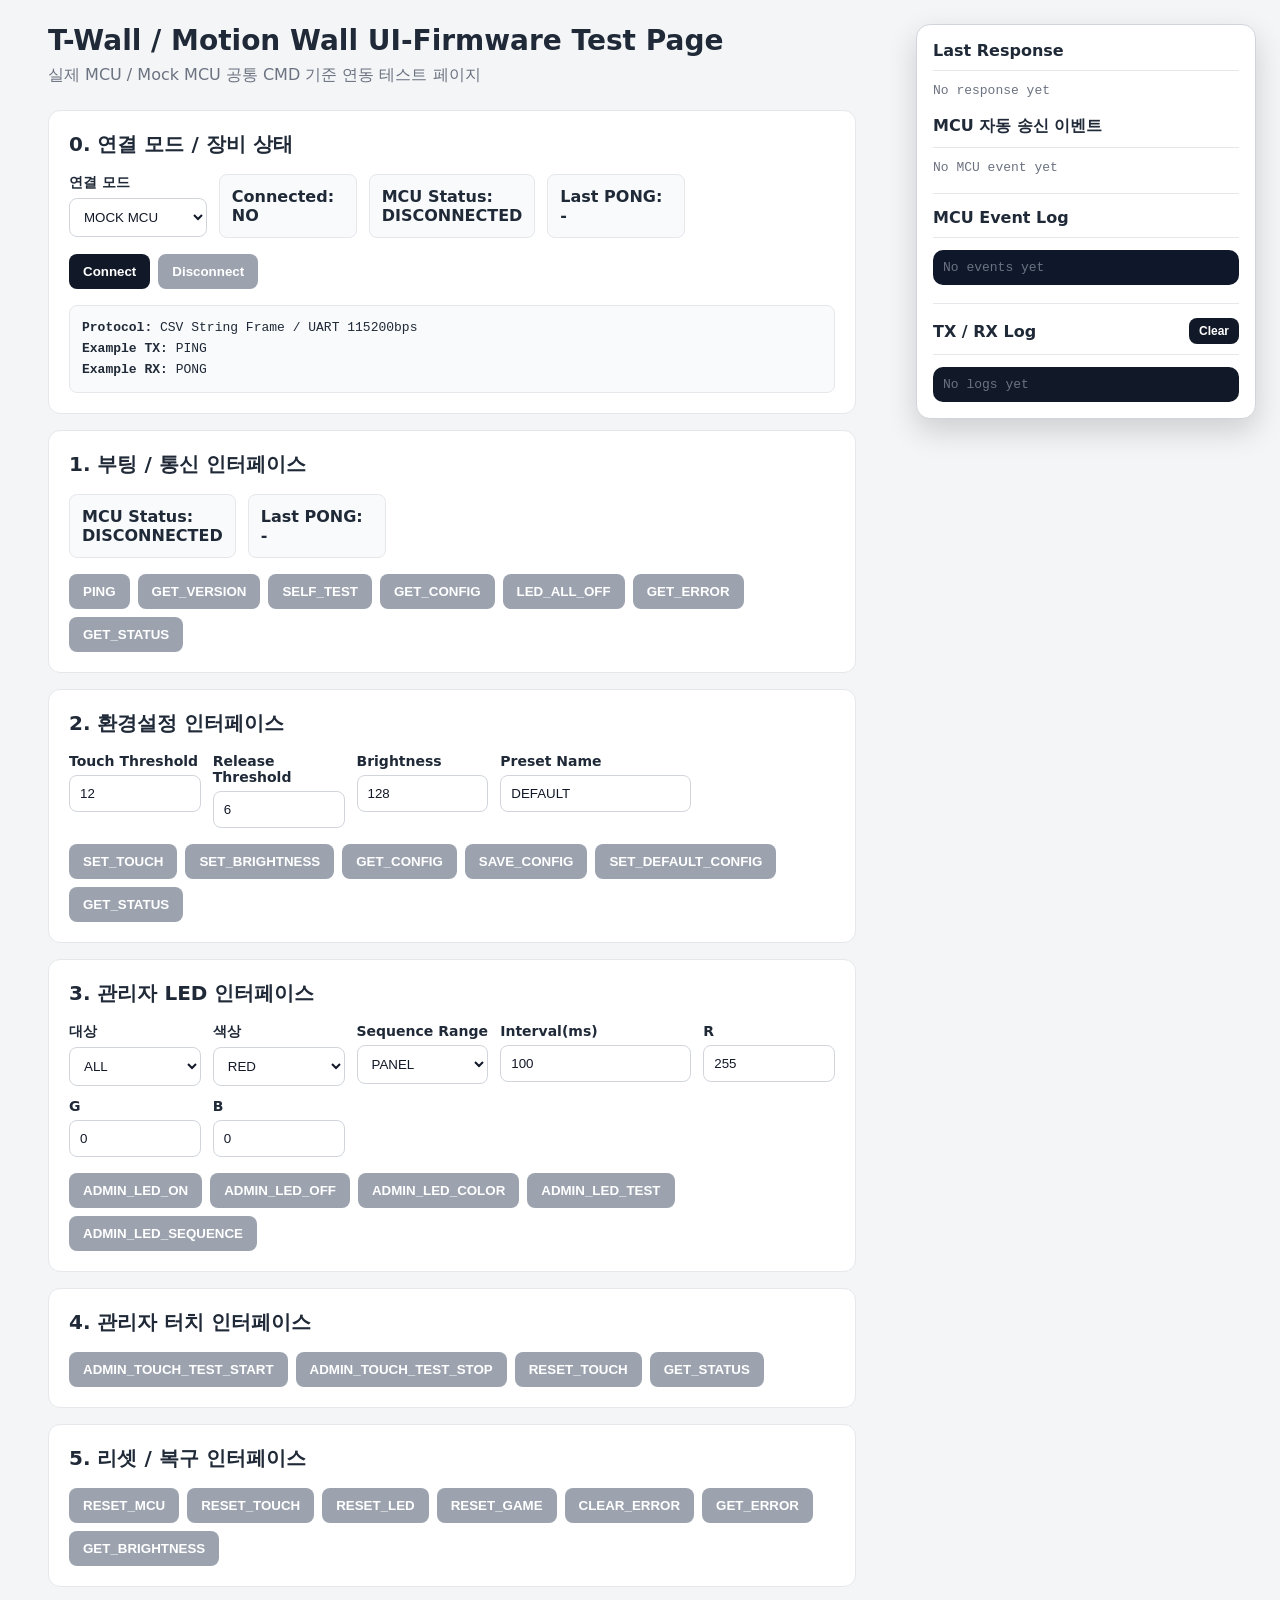
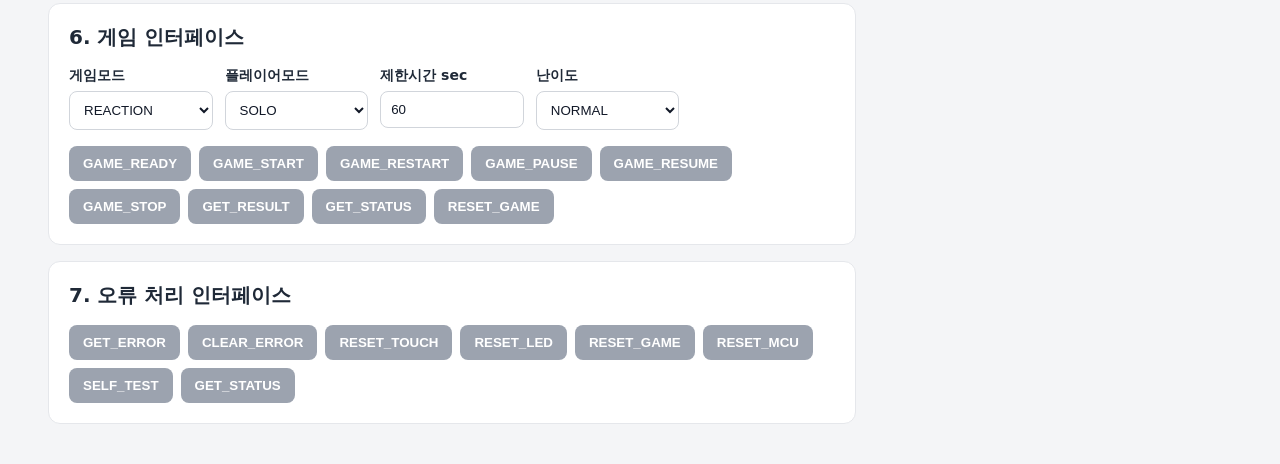
<file: index.html>
<!doctype html><html lang="en"><head><meta charset="utf-8"/><meta name="viewport" content="width=device-width,initial-scale=1,viewport-fit=cover"/><meta name="theme-color" content="#000000"/><meta name="description" content="Web site created using create-react-app"/><title>React App</title><script defer="defer" src="/static/js/main.34b71e56.js"></script><link href="/static/css/main.6b54aed2.css" rel="stylesheet"></head><body><noscript>You need to enable JavaScript to run this app.</noscript><div id="root"></div></body></html>
</file>
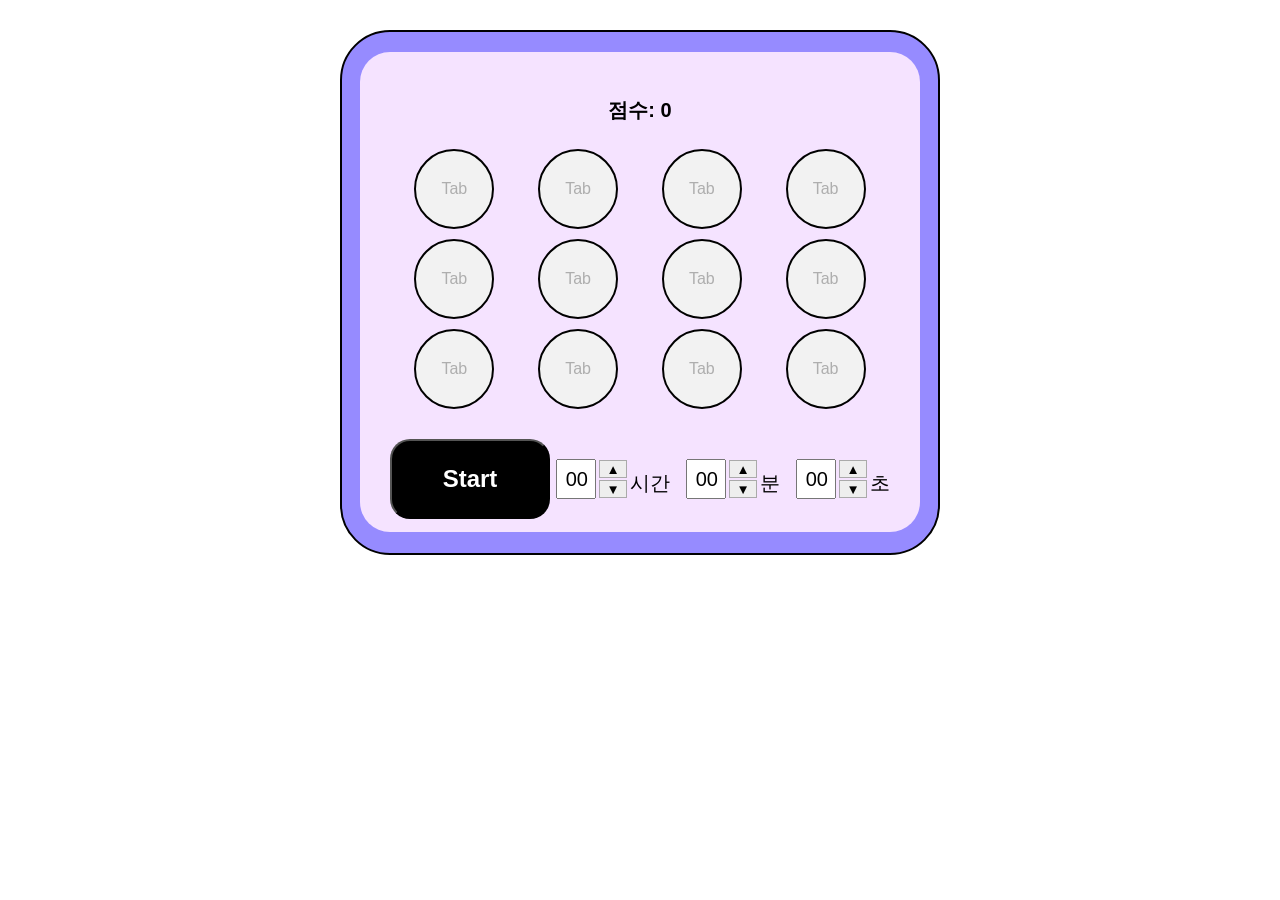
<file: motionWall.html>
<!doctype html><html lang="en"><head><meta charset="utf-8"/><meta name="viewport" content="width=device-width,initial-scale=1,viewport-fit=cover"/><meta name="theme-color" content="#000000"/><meta name="description" content="Web site created using create-react-app"/><title>React App</title><script defer="defer" src="/static/js/main.357c01d7.js"></script><link href="/static/css/main.e1ff02a9.css" rel="stylesheet"></head><body><noscript>You need to enable JavaScript to run this app.</noscript><div id="root"></div></body></html>
</file>
<file: static/css/main.6b54aed2.css>
*{box-sizing:border-box}body{background:#f4f5f7;color:#1f2937;font-family:system-ui,-apple-system,BlinkMacSystemFont,Segoe UI,sans-serif;margin:0}.app{margin-left:24px;margin-right:400px;max-width:1080px;padding:24px}.app-header{margin-bottom:24px}.app-header h1{font-size:28px;margin:0 0 8px}.app-header p{color:#6b7280;margin:0}.card{background:#fff;border:1px solid #e5e7eb;border-radius:12px;margin-bottom:16px;padding:20px}.card h2{font-size:20px;margin:0 0 16px}.status-grid{grid-gap:12px;display:grid;gap:12px;grid-template-columns:repeat(5,1fr);margin-bottom:16px}.status-box,.status-grid div{background:#f9fafb;border:1px solid #e5e7eb;border-radius:8px;font-weight:600;padding:12px}.form-grid{grid-gap:12px;display:grid;gap:12px;grid-template-columns:repeat(5,1fr);margin-bottom:16px}label{display:flex;flex-direction:column;font-size:14px;font-weight:600;gap:6px}input,select{background:#fff;border:1px solid #d1d5db;border-radius:8px;color:#111827;padding:10px}.button-row{display:flex;flex-wrap:wrap;gap:8px}button{background:#111827;border:none;border-radius:8px;color:#fff;cursor:pointer;font-weight:600;padding:10px 14px}button:hover:not(:disabled){background:#374151}button:disabled{background:#9ca3af;cursor:not-allowed}.protocol-info{border:1px solid #e5e7eb;font-size:13px;line-height:1.6}.protocol-info,.sequence-box{background:#f9fafb;border-radius:8px;font-family:monospace;margin-top:16px;padding:12px}.sequence-box{border:1px solid #e5e7eb;min-height:120px}.floating-debug-panel{background:#fff;border:1px solid #d1d5db;border-radius:14px;box-shadow:0 12px 30px #00000029;max-height:calc(100vh - 48px);overflow-y:auto;padding:16px;position:fixed;right:24px;top:24px;width:340px;z-index:1000}.floating-debug-section{margin-bottom:18px}.floating-debug-section:last-child{margin-bottom:0}.floating-debug-header{border-bottom:1px solid #e5e7eb;margin-bottom:12px;padding-bottom:10px}.floating-debug-header h3{font-size:16px;margin:0}.log-header-compact{align-items:center;display:flex;justify-content:space-between}.log-header-compact button{font-size:12px;padding:6px 10px}.floating-response-raw{background:#111827;border-radius:10px;color:#e5e7eb;font-family:monospace;font-size:14px;margin-bottom:12px;padding:12px;word-break:break-all}.floating-response-section{background:#f9fafb;border:1px solid #e5e7eb;border-radius:10px;display:flex;flex-direction:column;gap:4px;margin-bottom:8px;padding:10px}.floating-response-section span{color:#6b7280;font-size:12px;font-weight:600}.floating-response-section strong{color:#111827;font-size:14px;word-break:break-all}.floating-response-empty{color:#6b7280;font-family:monospace}.floating-event-raw{background:#1f2937;border-radius:10px;color:#d1fae5;font-family:monospace;font-size:14px;margin-bottom:12px;padding:12px;word-break:break-all}.floating-event-log-box{background:#0f172a;border-radius:10px;color:#d1fae5;max-height:220px;overflow-y:auto;padding:10px}.floating-event-log-line{border-bottom:1px solid #334155;font-family:monospace;font-size:12px;margin:0 0 8px;padding-bottom:8px;white-space:pre-wrap}.floating-event-log-line:last-child{border-bottom:none;margin-bottom:0}.floating-log-section{border-top:1px solid #e5e7eb;padding-top:14px}.floating-log-box{background:#111827;border-radius:10px;color:#e5e7eb;max-height:420px;overflow-y:auto;padding:10px}.floating-log-line{border-bottom:1px solid #374151;font-family:monospace;font-size:12px;margin:0 0 10px;padding-bottom:10px;white-space:pre-wrap}.floating-log-line:last-child{border-bottom:none;margin-bottom:0}@media (max-width:1100px){.app{margin:0 auto;max-width:1280px;padding:24px}.floating-debug-panel{margin:0 24px 24px;max-height:none;position:static;width:auto}.floating-log-box{max-height:360px}.floating-event-log-box{max-height:220px}}@media (max-width:900px){.form-grid,.status-grid{grid-template-columns:repeat(2,1fr)}}@media (max-width:600px){.app,.card{padding:16px}.form-grid,.status-grid{grid-template-columns:1fr}.button-row{flex-direction:column}button{width:100%}.floating-debug-panel{margin:0 16px 16px}.floating-log-box{max-height:300px}.floating-event-log-box{max-height:180px}}
/*# sourceMappingURL=main.6b54aed2.css.map*/
</file>
<file: static/css/main.e1ff02a9.css>
*,:after,:before{box-sizing:border-box}html{height:100%}body{-webkit-font-smoothing:antialiased;-moz-osx-font-smoothing:grayscale;font-family:-apple-system,BlinkMacSystemFont,Segoe UI,Roboto,Oxygen,Ubuntu,Cantarell,Fira Sans,Droid Sans,Helvetica Neue,sans-serif;margin:0;overflow-x:hidden}#startBtn,.motionTab,.timeBtn,button{-webkit-tap-highlight-color:transparent;touch-action:manipulation}@media screen and (max-width:767px){:root{--board-pad:clamp(6px,3vw,12px);--radius-lg:clamp(16px,6vw,50px);--radius-md:clamp(12px,4vw,30px);--gap:clamp(2px,2vw,10px)}#gameBoard{aspect-ratio:10/9;background-color:#968bff;border:2px solid #000;border-radius:var(--radius-lg);height:auto;margin:10px auto 0;padding:var(--board-pad);width:min(96vw,600px)}#gameContent{background-color:#f5e3ff;border-radius:var(--radius-md);height:auto;margin:4px auto 0;overflow:hidden;padding:clamp(6px,2.4vw,12px);width:100%}.timerContainer{align-items:flex-end;display:flex;flex-wrap:wrap;gap:clamp(4px,2.2vw,12px);justify-content:center;max-width:100%;padding-top:clamp(6px,2.4vw,12px)}.timer{grid-gap:clamp(2px,1vw,6px);align-items:center;display:grid;gap:clamp(2px,1vw,6px);grid-template-columns:auto clamp(14px,5vw,24px) auto}.timeInput{font-size:clamp(10px,3.6vw,18px);height:clamp(20px,8vw,36px);padding:0 clamp(3px,1.6vw,6px);text-align:right;width:clamp(20px,8vw,36px)}.timeControls{display:flex;flex-direction:column;gap:clamp(2px,1vw,4px);-webkit-user-select:none;user-select:none}.timeBtn{background:#eee;border:1px solid #aaa;cursor:pointer;font-size:clamp(8px,3.2vw,12px);height:clamp(10px,4vw,18px);line-height:1;padding:0;text-align:center;width:clamp(14px,5vw,24px)}.timeBtn:active{transform:translateY(1px)}.timeLabel{align-self:end;font-size:clamp(10px,3.6vw,18px);margin-bottom:2px;white-space:nowrap}.motionTabGrid{grid-gap:var(--gap);align-items:stretch;display:grid;gap:var(--gap);grid-auto-flow:row;grid-auto-rows:1fr;grid-template-columns:repeat(4,1fr);margin:8px auto 0;max-width:100%;padding:var(--gap);width:100%}.motionTabContainer{align-items:center;display:flex;flex-direction:column;justify-content:flex-start;min-width:0;text-align:center}.motionTab{aspect-ratio:1/1;background-color:#f2f2f2;border:2px solid #000;border-radius:50%;display:grid;font-size:clamp(8px,3.2vw,16px);letter-spacing:.2px;line-height:1;margin:0 auto 4px;overflow:hidden;place-items:center;text-overflow:ellipsis;white-space:nowrap;width:min(100%,clamp(26px,17vw,80px))}.motionTab:active{background-color:#33fdad;transform:scale(.95)}.motionTab.active{background-color:#ffa600;border-color:#fbc02d}h2{font-size:clamp(12px,4vw,20px);margin:8px auto 0;padding-top:4px;text-align:center}#startBtn{background-color:#000;border-radius:999px;color:#fff;cursor:pointer;display:grid;font-size:clamp(11px,4.2vw,20px);font-weight:700;height:clamp(24px,8vw,44px);margin:10px auto;padding:0 8px;place-items:center;width:clamp(64px,46vw,180px)}}@media screen and (min-width:768px){#gameBoard{background-color:#968bff;border:2px solid #000;border-radius:50px;height:525px;margin:30px auto 0;padding:10px;width:600px}#gameContent{background-color:#f5e3ff;border-radius:30px;height:480px;margin:10px auto 0;padding:10px;width:560px}.timerContainer{align-items:flex-end;display:flex;flex-wrap:nowrap;gap:16px;justify-content:right;margin:-10px 20px 0 0;padding-top:10px}.timer{grid-gap:3px;align-items:center;display:grid;gap:3px;grid-template-columns:auto 28px auto}.timeInput{font-size:20px;height:40px;padding:0 6px;text-align:right;width:40px}.timeControls{display:flex;flex-direction:column;gap:2px;-webkit-user-select:none;user-select:none}.timeBtn{background:#eee;border:1px solid #aaa;cursor:pointer;height:18px;line-height:18px;padding:0;text-align:center;width:28px}.timeBtn:active{transform:translateY(1px)}.timeLabel{align-self:end;font-size:20px;margin-bottom:2px;white-space:nowrap}.motionTabGrid{grid-gap:5px;display:grid;gap:5px;grid-auto-flow:row;grid-auto-rows:1fr;grid-template-columns:repeat(4,1fr);margin:20px auto;max-width:500px;padding:5px}.motionTabContainer{align-items:center;display:flex;flex-direction:column;justify-content:flex-start;text-align:center}.motionTab{aspect-ratio:1/1;background-color:#f2f2f2;border:2px solid #000;border-radius:50%;display:grid;font-size:16px;line-height:1;margin-bottom:5px;overflow:hidden;place-items:center;text-overflow:ellipsis;transition:background-color .2s,transform .1s;white-space:nowrap;width:min(100%,80px)}.motionTab:active{background-color:#33fdad;transform:scale(.95)}.motionTab.active{background-color:#ffa600;border-color:#fbc02d}h2{font-size:20px;margin:20px auto;padding-top:15px;text-align:center}.menuBar{align-items:center;display:flex;justify-content:space-between}#startBtn{background-color:#000;border-radius:20px;color:#fff;cursor:pointer;display:grid;font-size:24px;font-weight:700;height:80px;margin-left:20px;place-items:center;width:160px}}
/*# sourceMappingURL=main.e1ff02a9.css.map*/
</file>
